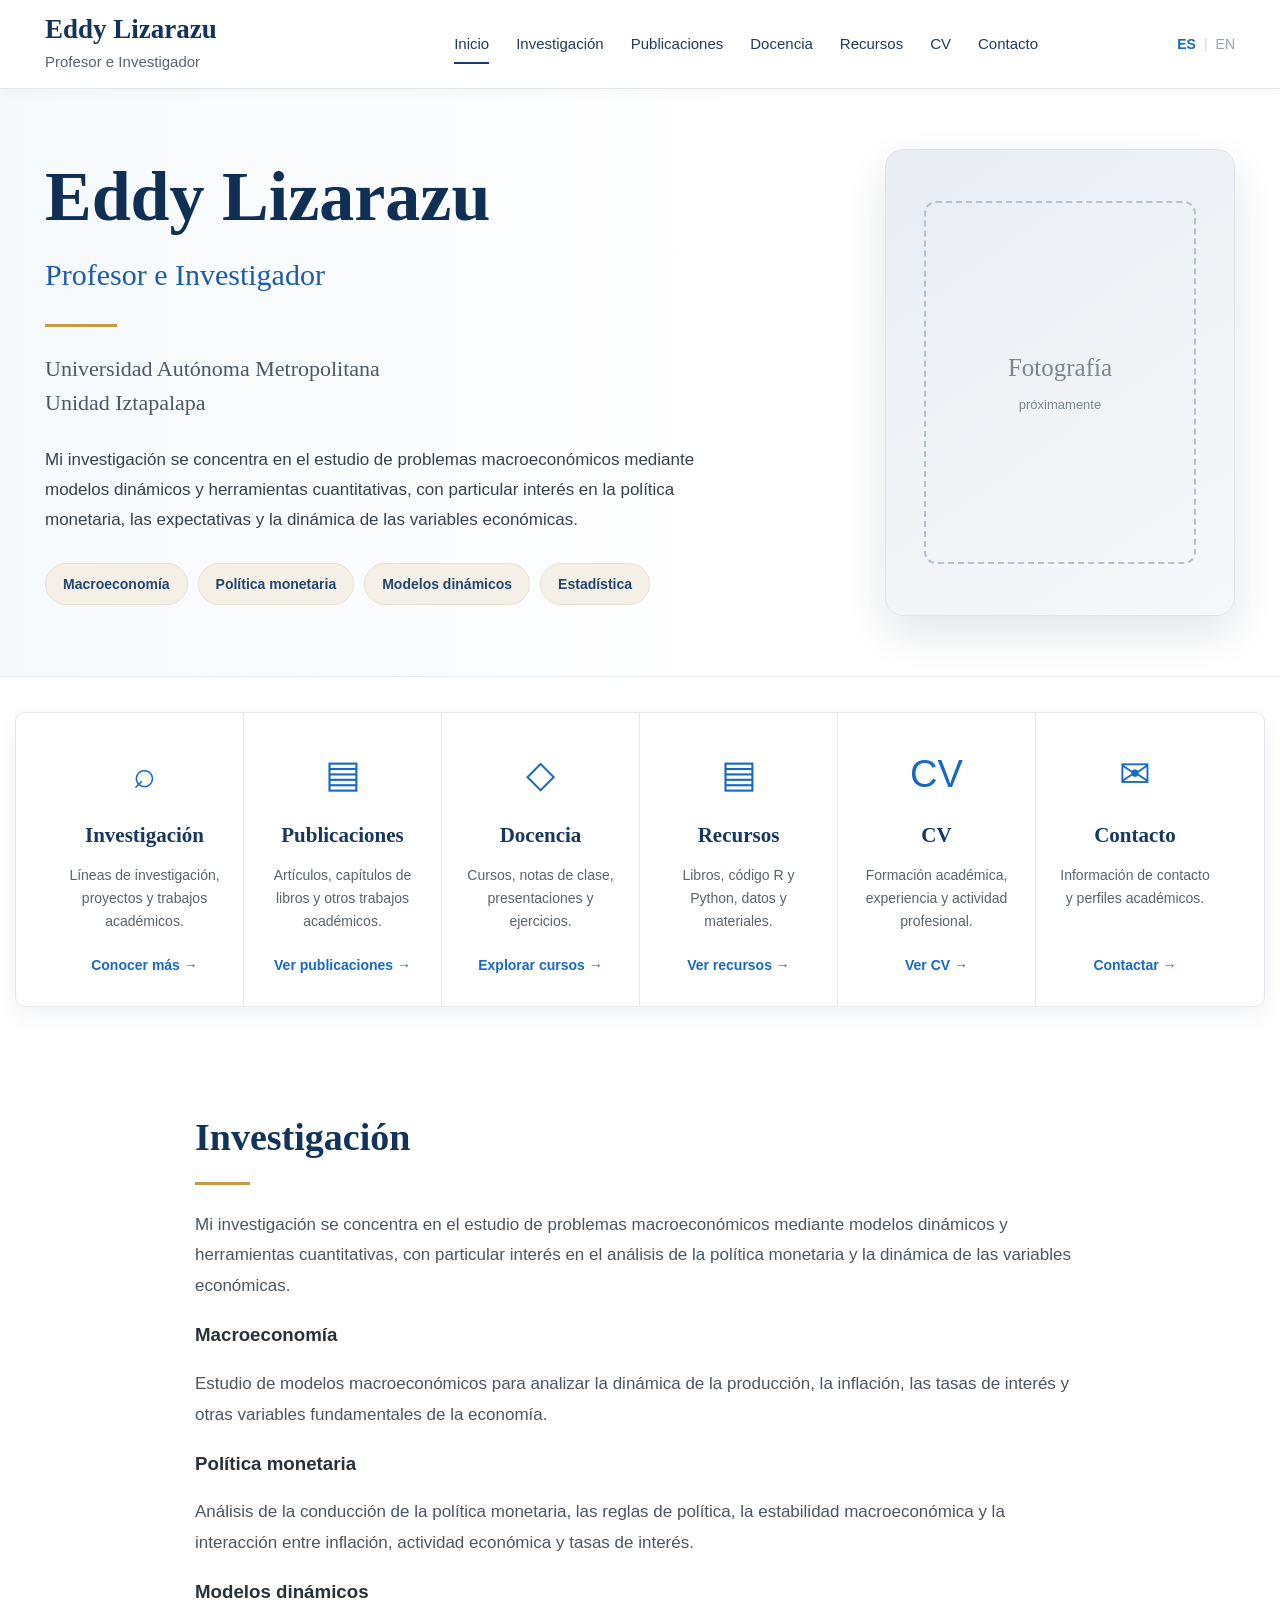
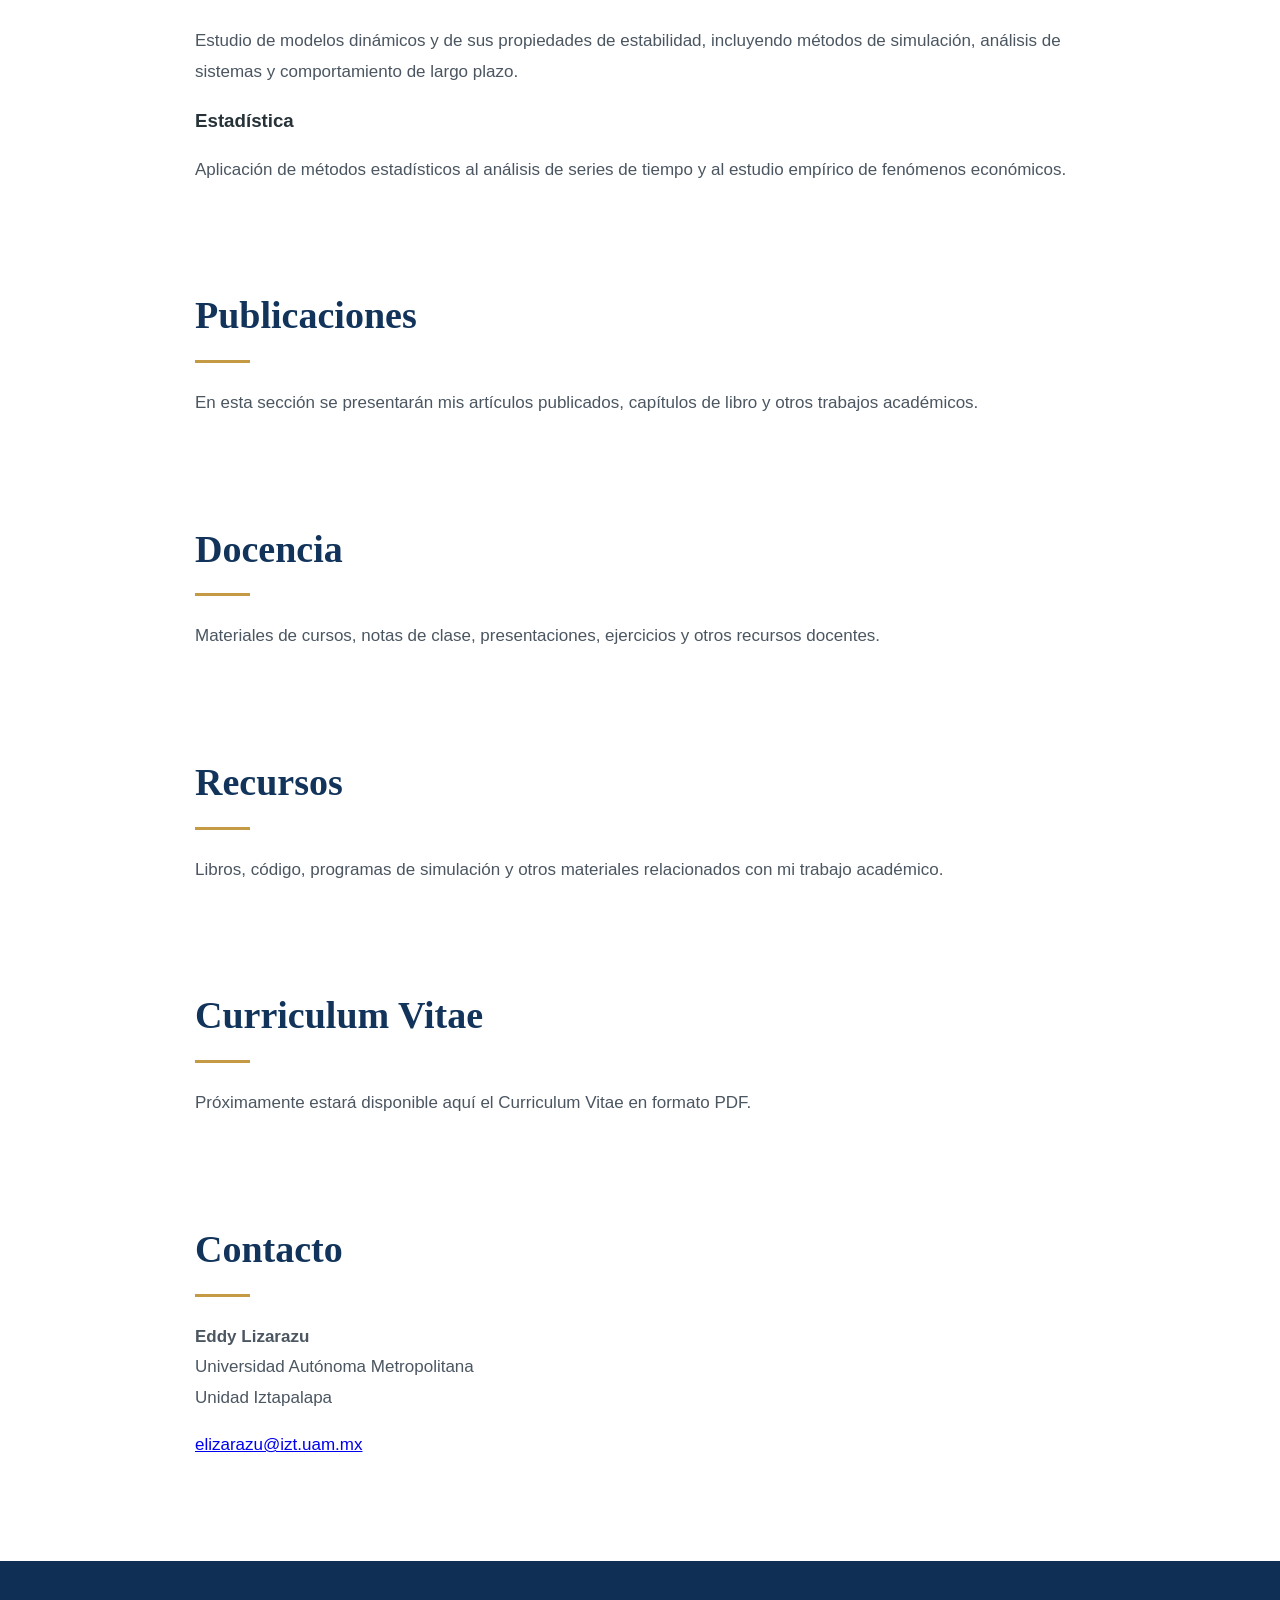
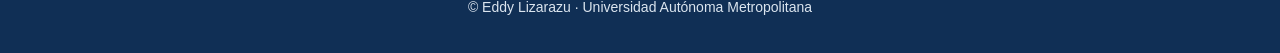
<file: index.html>
<!DOCTYPE html>
<html lang="es">

<head>
    <meta charset="UTF-8">
    <meta name="viewport" content="width=device-width, initial-scale=1.0">

    <title>Eddy Lizarazu | Profesor e Investigador</title>

    <link rel="stylesheet" href="style.css">
    <style>
        /* Corrección del encabezado: fondo opaco y contenido siempre por detrás */
        .site-header {
            position: sticky;
            top: 0;
            z-index: 1000;
            background: #ffffff !important;
            opacity: 1 !important;
        }

        .site-header .header-inner {
            background: #ffffff !important;
        }

        main {
            position: relative;
            z-index: 1;
        }
    </style>
</head>

<body>

    <!-- ======================================================
         ENCABEZADO
         ====================================================== -->

    <header class="site-header">

        <div class="header-inner">

            <div class="identity">
                <a href="index.html" class="site-name">Eddy Lizarazu</a>
                <div class="site-title">Profesor e Investigador</div>
            </div>

            <nav class="main-nav">
                <a href="index.html" class="active">Inicio</a>
                <a href="investigacion.html">Investigación</a>
                <a href="publicaciones.html">Publicaciones</a>
                <a href="index.html#docencia">Docencia</a>
                <a href="index.html#recursos">Recursos</a>
                <a href="index.html#cv">CV</a>
                <a href="index.html#contacto">Contacto</a>
            </nav>

            <div class="language-selector">
                <a href="#" class="selected">ES</a>
                <span>|</span>
                <a href="#">EN</a>
            </div>

        </div>

    </header>


    <!-- ======================================================
         CONTENIDO PRINCIPAL
         ====================================================== -->

    <main>


        <!-- ==================================================
             PRESENTACIÓN
             ================================================== -->

        <section id="inicio" class="hero">

            <div class="hero-content">

                <div class="hero-text">

                    <h1>
                        Eddy Lizarazu
                    </h1>

                    <h2>
                        Profesor e Investigador
                    </h2>

                    <div class="gold-line"></div>

                    <p class="affiliation">
                        Universidad Autónoma Metropolitana<br>
                        Unidad Iztapalapa
                    </p>

                    <p class="introduction">
                        Mi investigación se concentra en el estudio de
                        problemas macroeconómicos mediante modelos dinámicos
                        y herramientas cuantitativas, con particular interés
                        en la política monetaria, las expectativas y la
                        dinámica de las variables económicas.
                    </p>


                    <!-- Líneas de investigación -->

                    <div class="research-tags">

                        <span>
                            Macroeconomía
                        </span>

                        <span>
                            Política monetaria
                        </span>

                        <span>
                            Modelos dinámicos
                        </span>

                        <span>
                            Estadística
                        </span>

                    </div>

                </div>


                <!-- Fotografía provisional -->

                <div class="photo-placeholder">

                    <div class="photo-inner">

                        <span>
                            Fotografía
                        </span>

                        <small>
                            próximamente
                        </small>

                    </div>

                </div>

            </div>

        </section>


        <!-- ==================================================
             ACCESOS PRINCIPALES
             ================================================== -->

        <section class="quick-links">


            <a href="investigacion.html" class="quick-card">

                <div class="icon">
                    ⌕
                </div>

                <h3>
                    Investigación
                </h3>

                <p>
                    Líneas de investigación, proyectos
                    y trabajos académicos.
                </p>

                <span class="card-link">
                    Conocer más →
                </span>

            </a>


            <a href="publicaciones.html" class="quick-card">

                <div class="icon">
                    ▤
                </div>

                <h3>
                    Publicaciones
                </h3>

                <p>
                    Artículos, capítulos de libros
                    y otros trabajos académicos.
                </p>

                <span class="card-link">
                    Ver publicaciones →
                </span>

            </a>


            <a href="#docencia" class="quick-card">

                <div class="icon">
                    ◇
                </div>

                <h3>
                    Docencia
                </h3>

                <p>
                    Cursos, notas de clase,
                    presentaciones y ejercicios.
                </p>

                <span class="card-link">
                    Explorar cursos →
                </span>

            </a>


            <a href="#recursos" class="quick-card">

                <div class="icon">
                    ▤
                </div>

                <h3>
                    Recursos
                </h3>

                <p>
                    Libros, código R y Python,
                    datos y materiales.
                </p>

                <span class="card-link">
                    Ver recursos →
                </span>

            </a>


            <a href="#cv" class="quick-card">

                <div class="icon">
                    CV
                </div>

                <h3>
                    CV
                </h3>

                <p>
                    Formación académica, experiencia
                    y actividad profesional.
                </p>

                <span class="card-link">
                    Ver CV →
                </span>

            </a>


            <a href="#contacto" class="quick-card">

                <div class="icon">
                    ✉
                </div>

                <h3>
                    Contacto
                </h3>

                <p>
                    Información de contacto
                    y perfiles académicos.
                </p>

                <span class="card-link">
                    Contactar →
                </span>

            </a>

        </section>


        <!-- ==================================================
             INVESTIGACIÓN
             ================================================== -->

        <section id="investigacion" class="content-section">

            <h2>
                Investigación
            </h2>

            <p class="section-introduction">
                Mi investigación se concentra en el estudio de
                problemas macroeconómicos mediante modelos dinámicos
                y herramientas cuantitativas, con particular interés
                en el análisis de la política monetaria y la dinámica
                de las variables económicas.
            </p>


            <div class="research-grid">


                <article class="research-item">

                    <h3>
                        Macroeconomía
                    </h3>

                    <p>
                        Estudio de modelos macroeconómicos para analizar
                        la dinámica de la producción, la inflación,
                        las tasas de interés y otras variables
                        fundamentales de la economía.
                    </p>

                </article>


                <article class="research-item">

                    <h3>
                        Política monetaria
                    </h3>

                    <p>
                        Análisis de la conducción de la política monetaria,
                        las reglas de política, la estabilidad
                        macroeconómica y la interacción entre inflación,
                        actividad económica y tasas de interés.
                    </p>

                </article>


                <article class="research-item">

                    <h3>
                        Modelos dinámicos
                    </h3>

                    <p>
                        Estudio de modelos dinámicos y de sus propiedades
                        de estabilidad, incluyendo métodos de simulación,
                        análisis de sistemas y comportamiento de largo plazo.
                    </p>

                </article>


                <article class="research-item">

                    <h3>
                        Estadística
                    </h3>

                    <p>
                        Aplicación de métodos estadísticos al análisis
                        de series de tiempo y al estudio empírico de
                        fenómenos económicos.
                    </p>

                </article>


            </div>

        </section>


        <!-- ==================================================
             PUBLICACIONES
             ================================================== -->

        <section id="publicaciones" class="content-section">

            <h2>
                Publicaciones
            </h2>

            <p>
                En esta sección se presentarán mis artículos publicados,
                capítulos de libro y otros trabajos académicos.
            </p>

        </section>


        <!-- ==================================================
             DOCENCIA
             ================================================== -->

        <section id="docencia" class="content-section">

            <h2>
                Docencia
            </h2>

            <p>
                Materiales de cursos, notas de clase, presentaciones,
                ejercicios y otros recursos docentes.
            </p>

        </section>


        <!-- ==================================================
             RECURSOS
             ================================================== -->

        <section id="recursos" class="content-section">

            <h2>
                Recursos
            </h2>

            <p>
                Libros, código, programas de simulación y otros
                materiales relacionados con mi trabajo académico.
            </p>

        </section>


        <!-- ==================================================
             CURRICULUM VITAE
             ================================================== -->

        <section id="cv" class="content-section">

            <h2>
                Curriculum Vitae
            </h2>

            <p>
                Próximamente estará disponible aquí el Curriculum Vitae
                en formato PDF.
            </p>

        </section>


        <!-- ==================================================
             CONTACTO
             ================================================== -->

        <section id="contacto" class="content-section">

            <h2>
                Contacto
            </h2>

            <p>
                <strong>
                    Eddy Lizarazu
                </strong>
                <br>
                Universidad Autónoma Metropolitana
                <br>
                Unidad Iztapalapa
            </p>

            <p>
                <a href="mailto:elizarazu@izt.uam.mx">
                    elizarazu@izt.uam.mx
                </a>
            </p>

        </section>

    </main>


    <!-- ======================================================
         PIE DE PÁGINA
         ====================================================== -->

    <footer class="site-footer">

        <p>
            © Eddy Lizarazu · Universidad Autónoma Metropolitana
        </p>

    </footer>


</body>
</html>
</file>
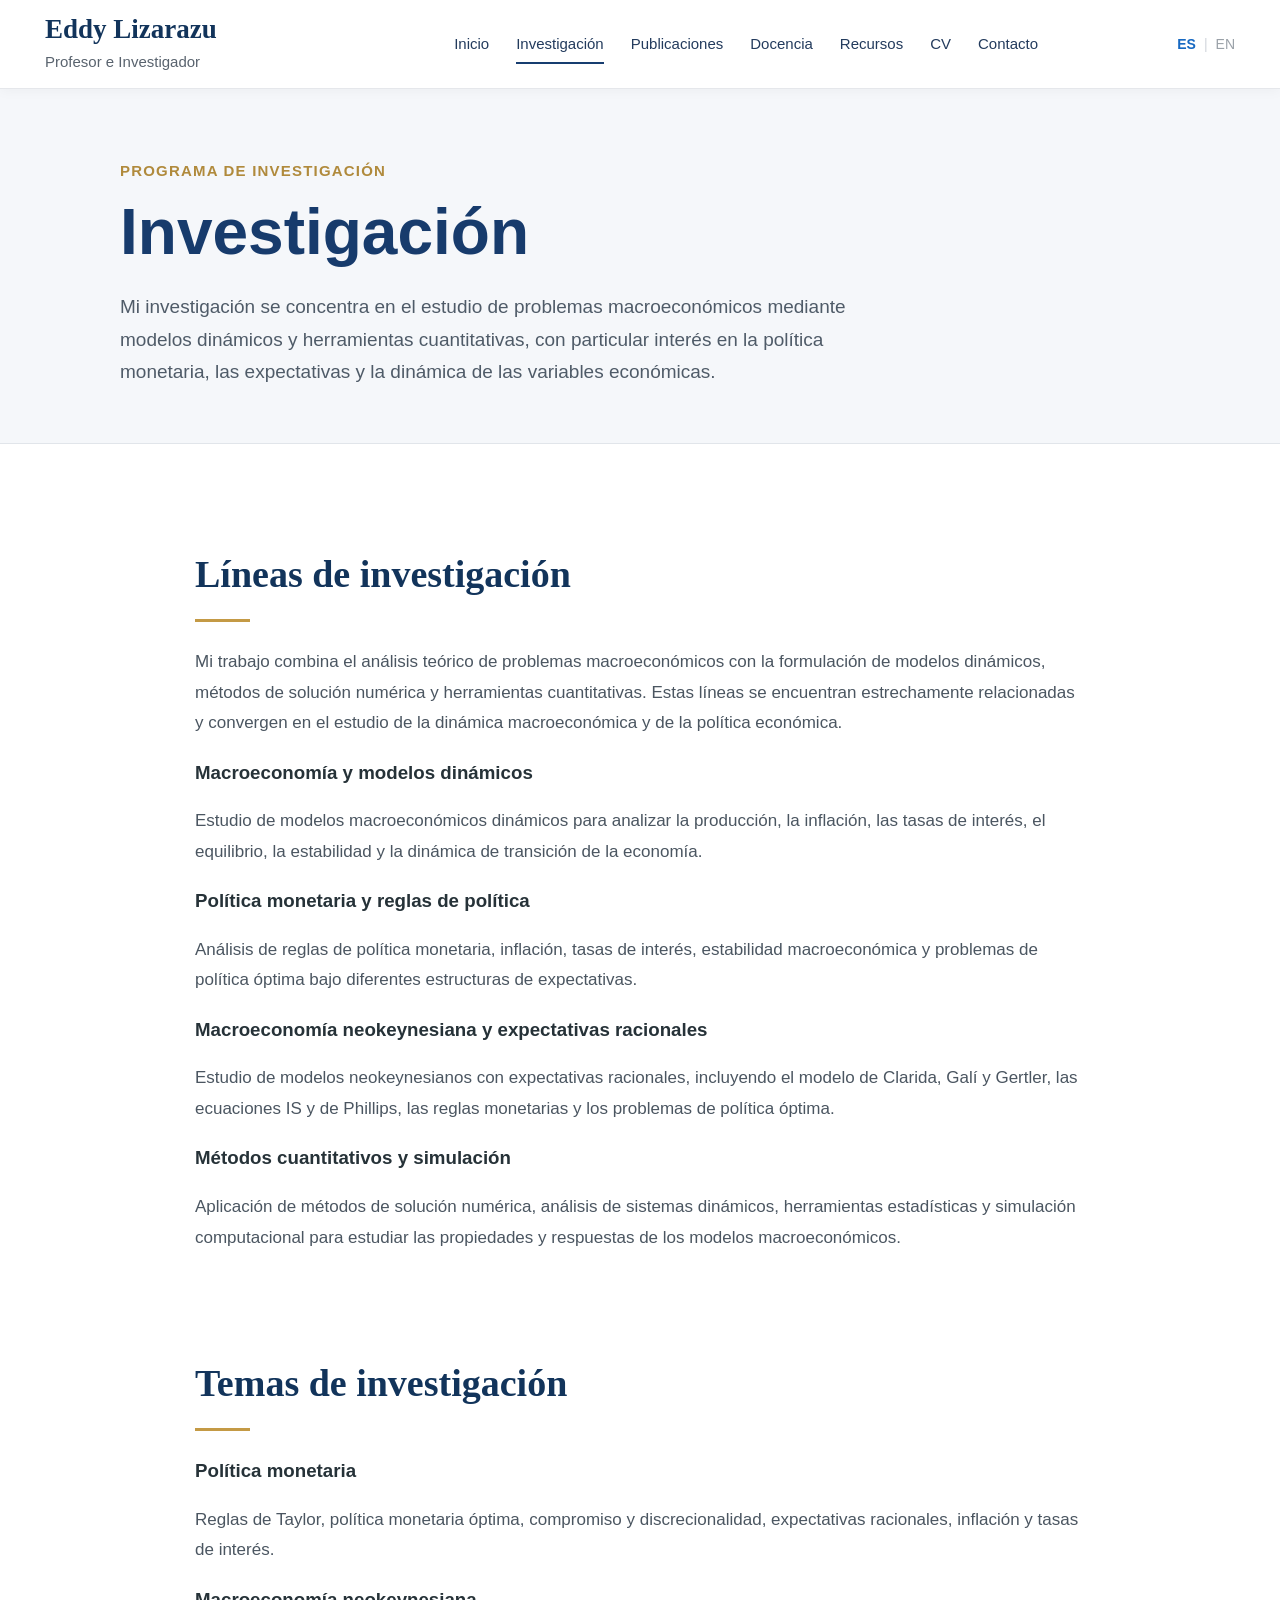
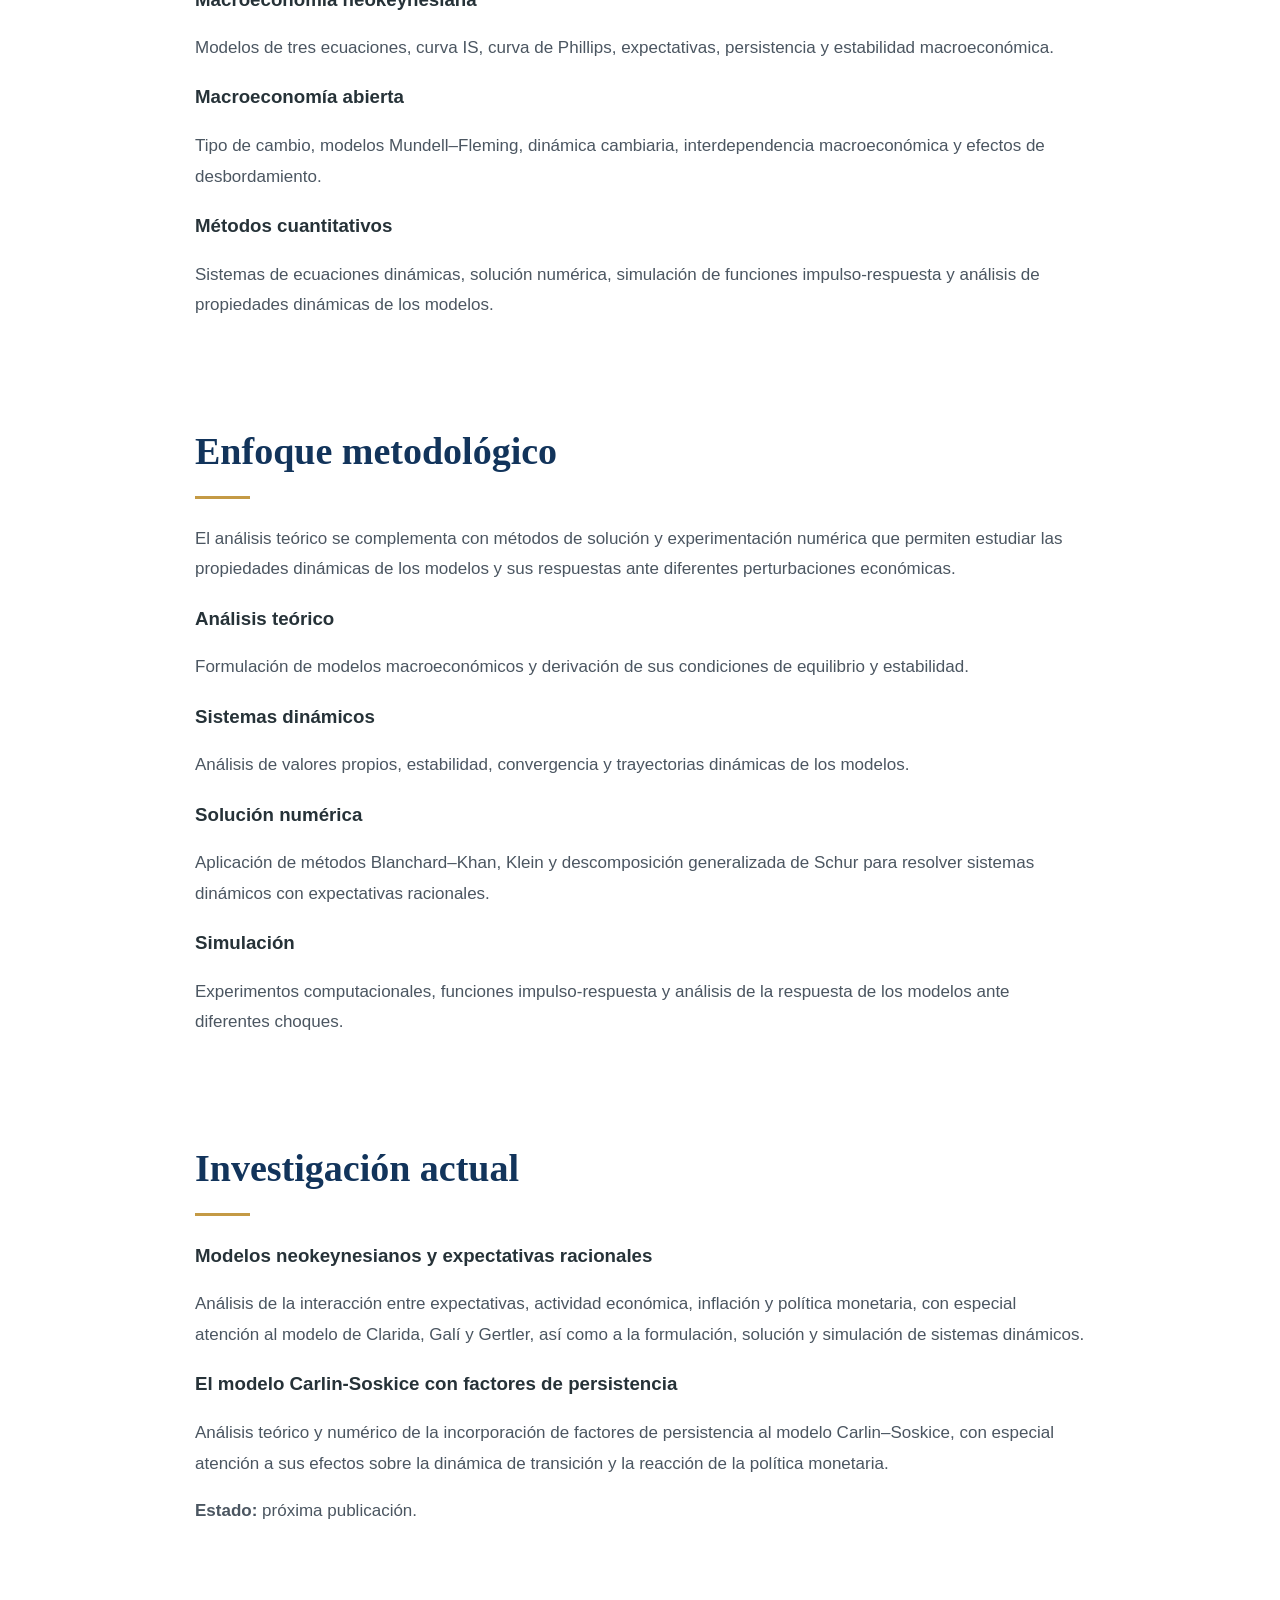
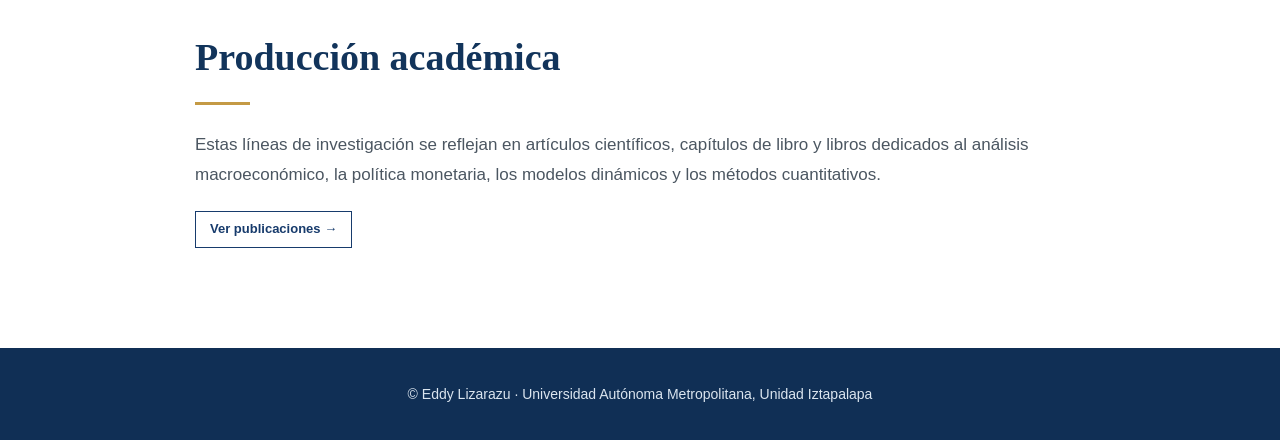
<file: investigacion.html>
<!DOCTYPE html>
<html lang="es">

<head>
    <meta charset="UTF-8">
    <meta name="viewport" content="width=device-width, initial-scale=1.0">
    <title>Investigación | Eddy Lizarazu</title>
    <link rel="stylesheet" href="style.css">
    <style>
        /* Corrección del encabezado: fondo opaco y contenido siempre por detrás */
        .site-header {
            position: sticky;
            top: 0;
            z-index: 1000;
            background: #ffffff !important;
            opacity: 1 !important;
        }

        .site-header .header-inner {
            background: #ffffff !important;
        }

        main {
            position: relative;
            z-index: 1;
        }
    </style>
</head>

<body>

<header class="site-header">
    <div class="header-inner">

        <div class="identity">
            <a href="index.html" class="site-name">Eddy Lizarazu</a>
            <div class="site-title">Profesor e Investigador</div>
        </div>

        <nav class="main-nav">
            <a href="index.html">Inicio</a>
            <a href="investigacion.html" class="active">Investigación</a>
            <a href="publicaciones.html">Publicaciones</a>
            <a href="index.html#docencia">Docencia</a>
            <a href="index.html#recursos">Recursos</a>
            <a href="index.html#cv">CV</a>
            <a href="index.html#contacto">Contacto</a>
        </nav>

        <div class="language-selector">
            <a href="#" class="selected">ES</a>
            <span>|</span>
            <a href="#">EN</a>
        </div>

    </div>
</header>

<main>

    <section class="publications-hero">
        <div class="container">
            <p class="section-kicker">Programa de investigación</p>
            <h1>Investigación</h1>
            <p class="publications-intro">
                Mi investigación se concentra en el estudio de problemas
                macroeconómicos mediante modelos dinámicos y herramientas
                cuantitativas, con particular interés en la política
                monetaria, las expectativas y la dinámica de las variables
                económicas.
            </p>
        </div>
    </section>

    <section class="content-section">
        <h2>Líneas de investigación</h2>

        <p class="section-introduction">
            Mi trabajo combina el análisis teórico de problemas
            macroeconómicos con la formulación de modelos dinámicos,
            métodos de solución numérica y herramientas cuantitativas.
            Estas líneas se encuentran estrechamente relacionadas y
            convergen en el estudio de la dinámica macroeconómica y
            de la política económica.
        </p>

        <div class="research-grid">

            <article class="research-item">
                <h3>Macroeconomía y modelos dinámicos</h3>
                <p>
                    Estudio de modelos macroeconómicos dinámicos para
                    analizar la producción, la inflación, las tasas de
                    interés, el equilibrio, la estabilidad y la dinámica
                    de transición de la economía.
                </p>
            </article>

            <article class="research-item">
                <h3>Política monetaria y reglas de política</h3>
                <p>
                    Análisis de reglas de política monetaria, inflación,
                    tasas de interés, estabilidad macroeconómica y
                    problemas de política óptima bajo diferentes
                    estructuras de expectativas.
                </p>
            </article>

            <article class="research-item">
                <h3>Macroeconomía neokeynesiana y expectativas racionales</h3>
                <p>
                    Estudio de modelos neokeynesianos con expectativas
                    racionales, incluyendo el modelo de Clarida, Galí y
                    Gertler, las ecuaciones IS y de Phillips, las reglas
                    monetarias y los problemas de política óptima.
                </p>
            </article>

            <article class="research-item">
                <h3>Métodos cuantitativos y simulación</h3>
                <p>
                    Aplicación de métodos de solución numérica, análisis
                    de sistemas dinámicos, herramientas estadísticas y
                    simulación computacional para estudiar las propiedades
                    y respuestas de los modelos macroeconómicos.
                </p>
            </article>

        </div>
    </section>

    <section class="content-section">
        <h2>Temas de investigación</h2>

        <div class="research-grid">

            <article class="research-item">
                <h3>Política monetaria</h3>
                <p>
                    Reglas de Taylor, política monetaria óptima,
                    compromiso y discrecionalidad, expectativas
                    racionales, inflación y tasas de interés.
                </p>
            </article>

            <article class="research-item">
                <h3>Macroeconomía neokeynesiana</h3>
                <p>
                    Modelos de tres ecuaciones, curva IS, curva de
                    Phillips, expectativas, persistencia y estabilidad
                    macroeconómica.
                </p>
            </article>

            <article class="research-item">
                <h3>Macroeconomía abierta</h3>
                <p>
                    Tipo de cambio, modelos Mundell–Fleming, dinámica
                    cambiaria, interdependencia macroeconómica y
                    efectos de desbordamiento.
                </p>
            </article>

            <article class="research-item">
                <h3>Métodos cuantitativos</h3>
                <p>
                    Sistemas de ecuaciones dinámicas, solución numérica,
                    simulación de funciones impulso-respuesta y análisis
                    de propiedades dinámicas de los modelos.
                </p>
            </article>

        </div>
    </section>

    <section class="content-section">
        <h2>Enfoque metodológico</h2>

        <p class="section-introduction">
            El análisis teórico se complementa con métodos de solución
            y experimentación numérica que permiten estudiar las
            propiedades dinámicas de los modelos y sus respuestas
            ante diferentes perturbaciones económicas.
        </p>

        <div class="research-grid">

            <article class="research-item">
                <h3>Análisis teórico</h3>
                <p>
                    Formulación de modelos macroeconómicos y derivación
                    de sus condiciones de equilibrio y estabilidad.
                </p>
            </article>

            <article class="research-item">
                <h3>Sistemas dinámicos</h3>
                <p>
                    Análisis de valores propios, estabilidad, convergencia
                    y trayectorias dinámicas de los modelos.
                </p>
            </article>

            <article class="research-item">
                <h3>Solución numérica</h3>
                <p>
                    Aplicación de métodos Blanchard–Khan, Klein y
                    descomposición generalizada de Schur para resolver
                    sistemas dinámicos con expectativas racionales.
                </p>
            </article>

            <article class="research-item">
                <h3>Simulación</h3>
                <p>
                    Experimentos computacionales, funciones
                    impulso-respuesta y análisis de la respuesta de
                    los modelos ante diferentes choques.
                </p>
            </article>

        </div>
    </section>

    <section class="content-section">
        <h2>Investigación actual</h2>

        <article class="research-item">
            <h3>
                Modelos neokeynesianos y expectativas racionales
            </h3>

            <p>
                Análisis de la interacción entre expectativas, actividad
                económica, inflación y política monetaria, con especial
                atención al modelo de Clarida, Galí y Gertler, así como a
                la formulación, solución y simulación de sistemas dinámicos.
            </p>
        </article>


        <article class="research-item">
            <h3>
                El modelo Carlin-Soskice con factores de persistencia
            </h3>

            <p>
                Análisis teórico y numérico de la incorporación de
                factores de persistencia al modelo Carlin–Soskice,
                con especial atención a sus efectos sobre la dinámica
                de transición y la reacción de la política monetaria.
            </p>

            <p>
                <strong>Estado:</strong> próxima publicación.
            </p>

        </article>
    </section>

    <section class="content-section">
        <h2>Producción académica</h2>

        <p>
            Estas líneas de investigación se reflejan en artículos
            científicos, capítulos de libro y libros dedicados al
            análisis macroeconómico, la política monetaria, los modelos
            dinámicos y los métodos cuantitativos.
        </p>

        <div class="publication-links">
            <a href="publicaciones.html">Ver publicaciones →</a>
        </div>
    </section>

</main>

<footer class="site-footer">
    <div class="container">
        <p>
            © Eddy Lizarazu · Universidad Autónoma Metropolitana,
            Unidad Iztapalapa
        </p>
    </div>
</footer>

</body>
</html>
</file>
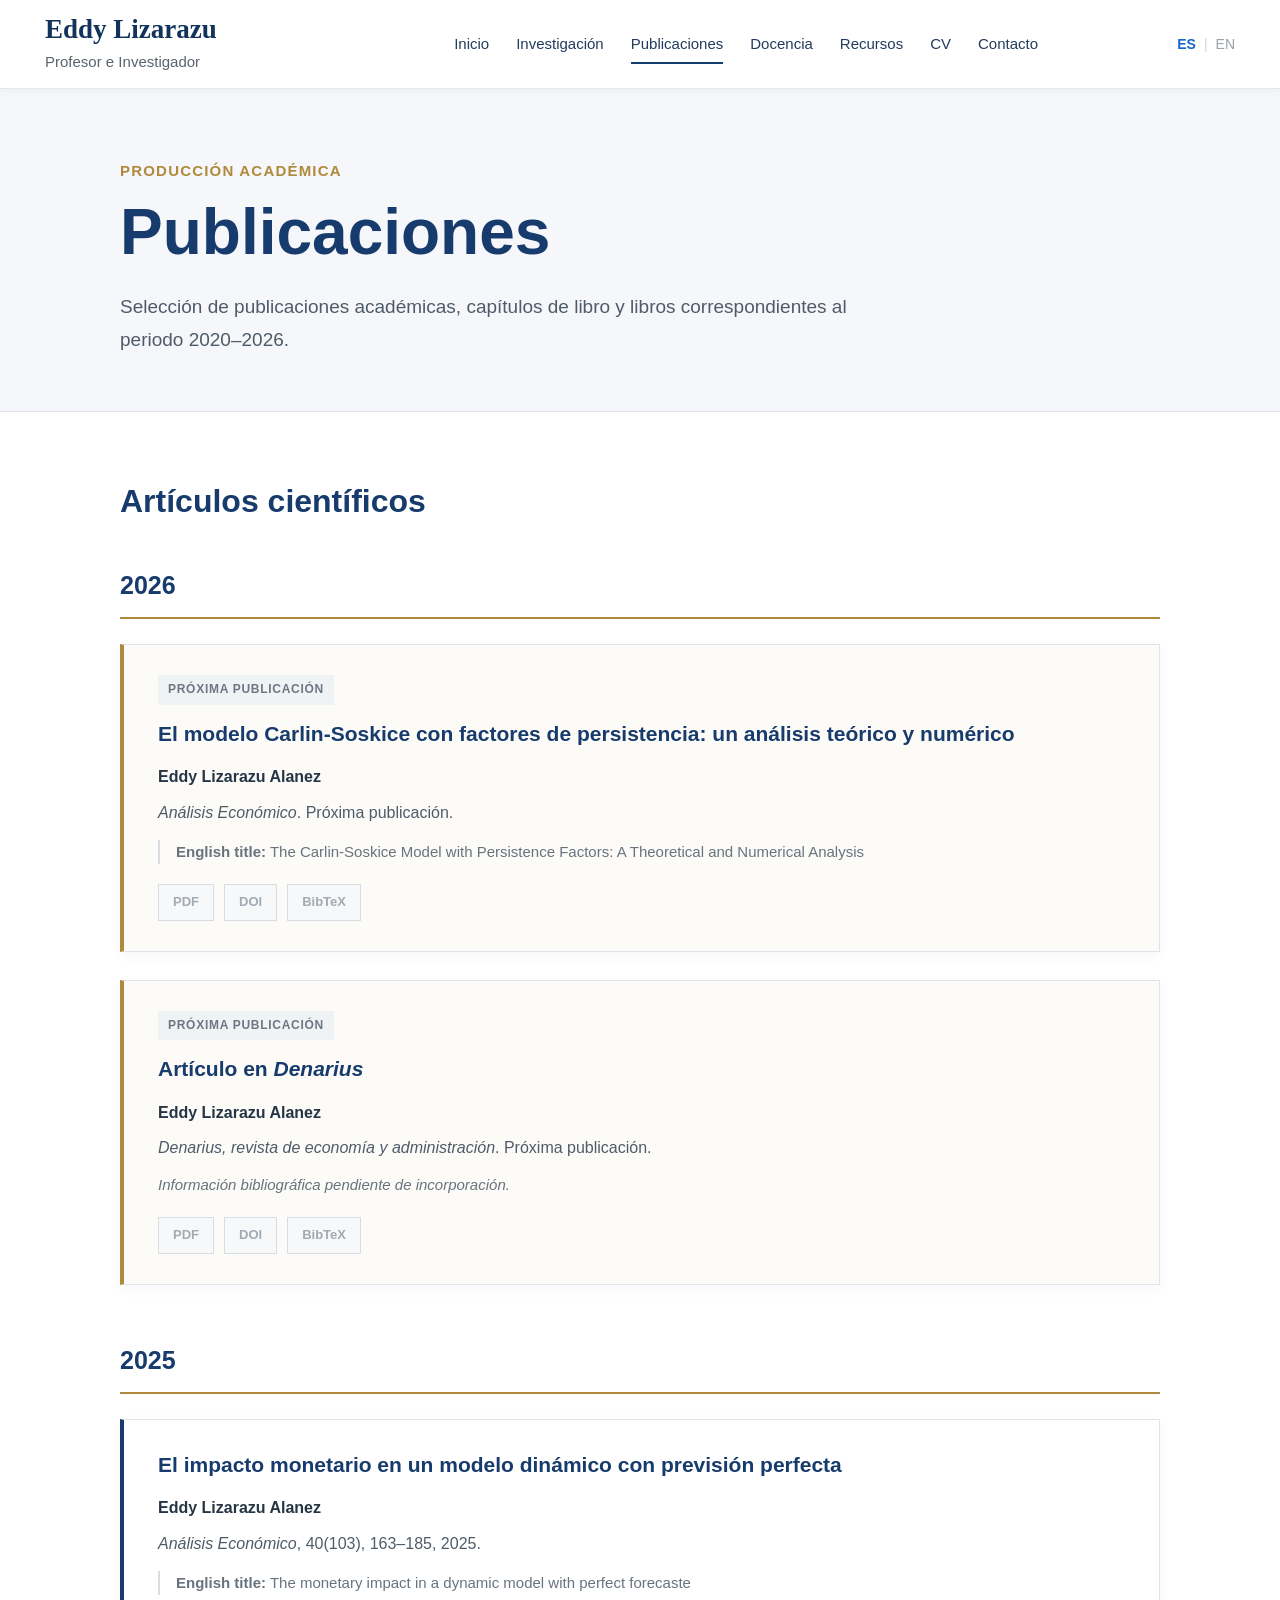
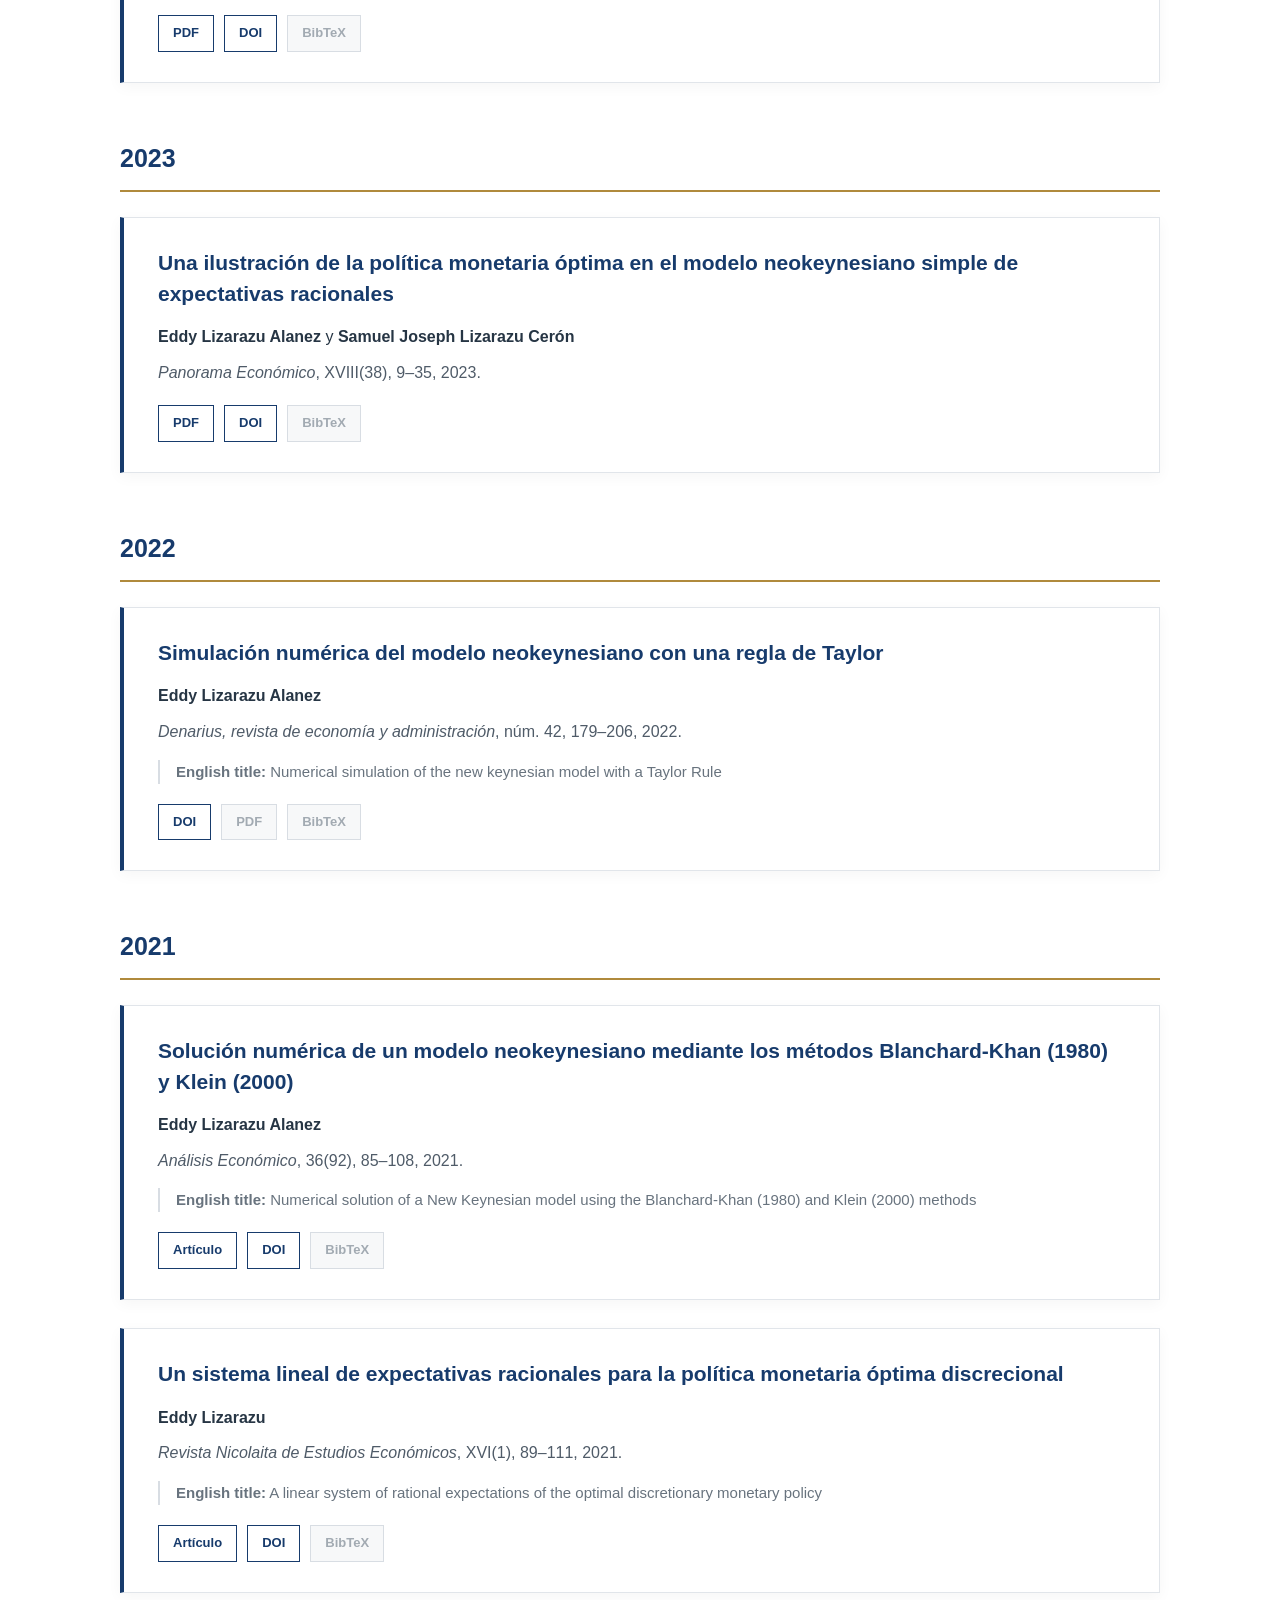
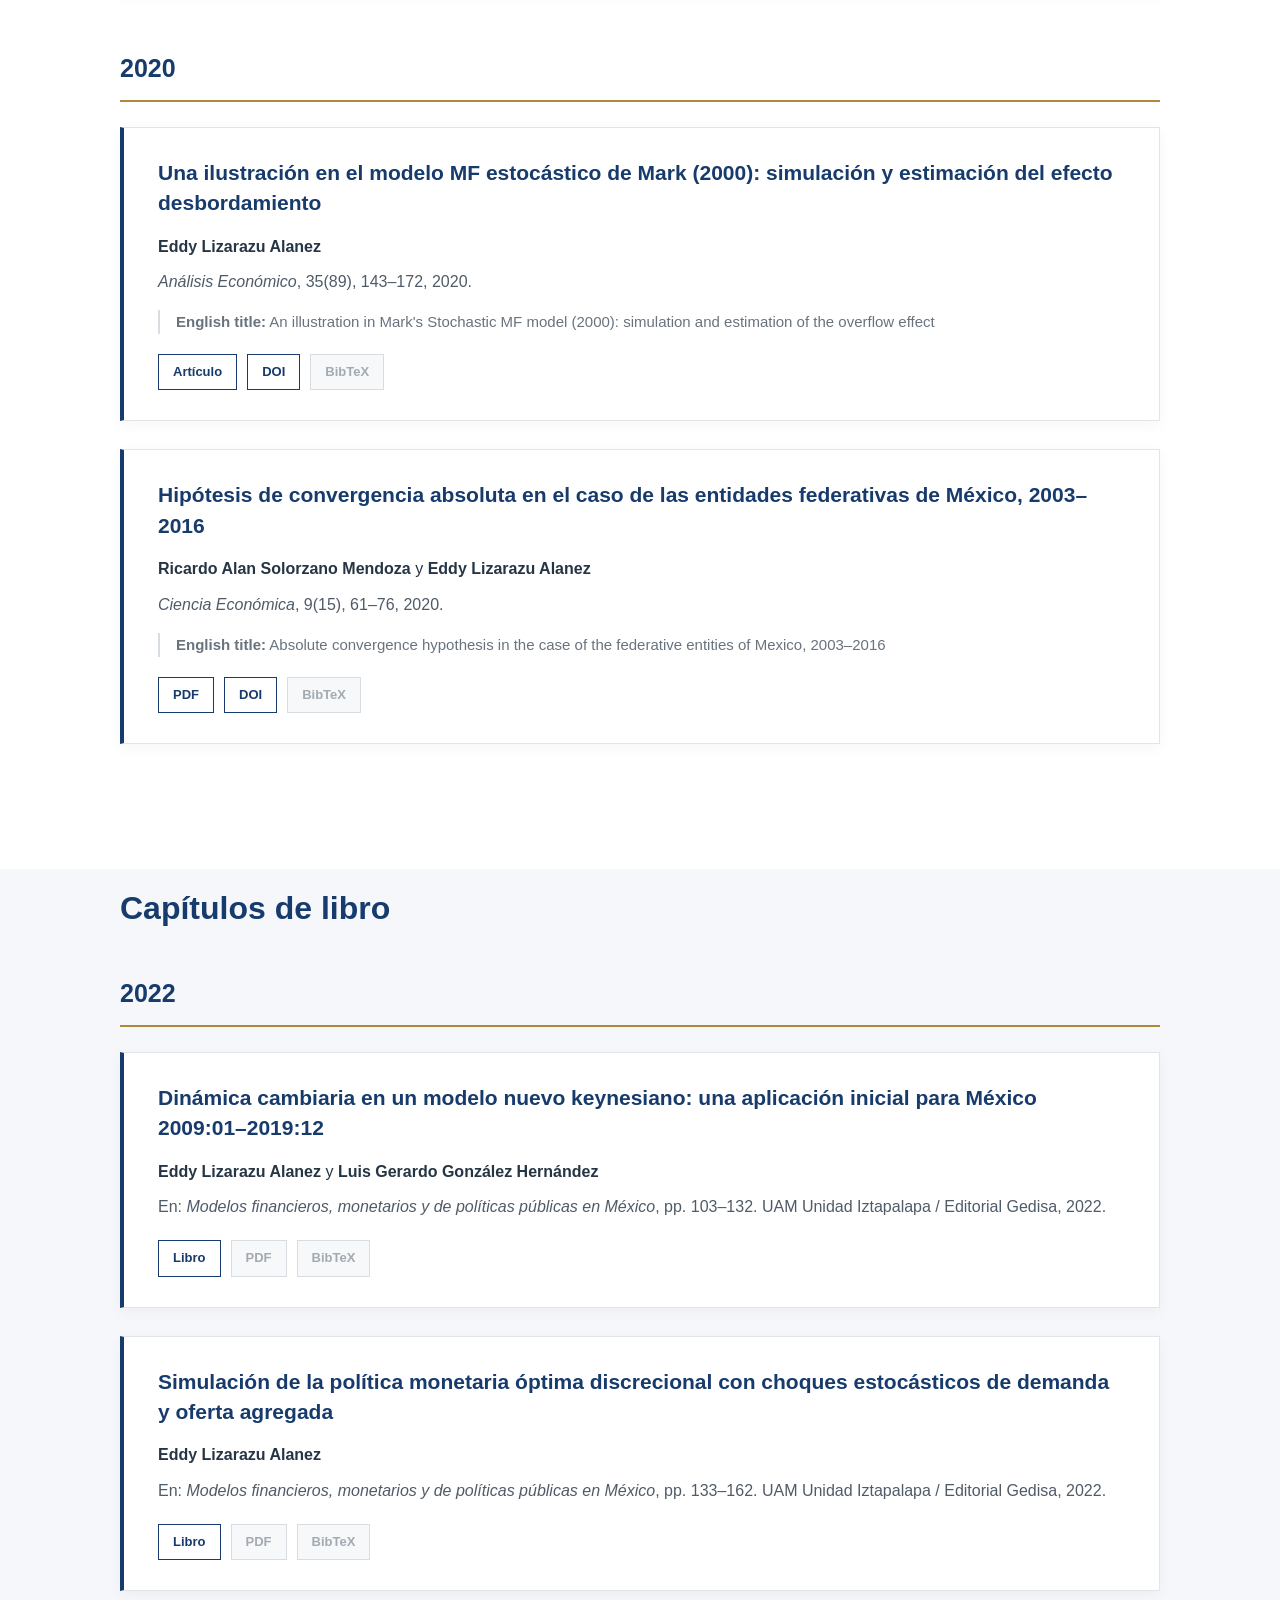
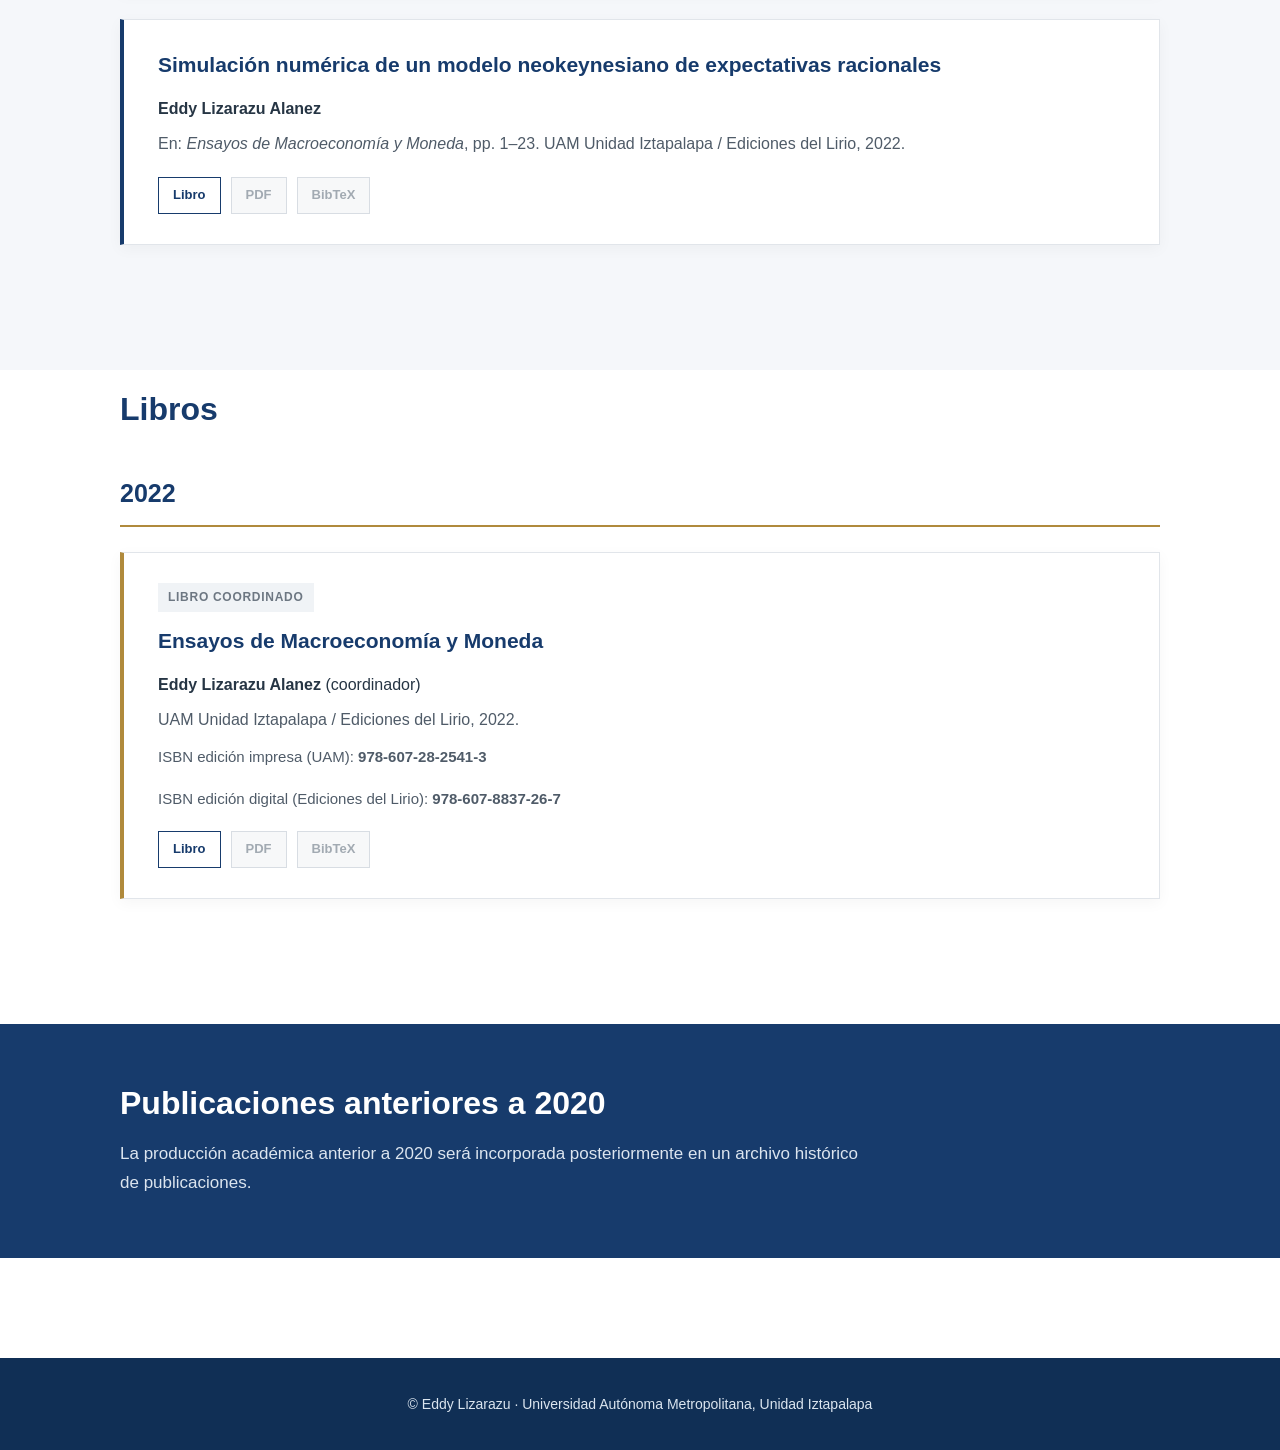
<file: publicaciones.html>
<!DOCTYPE html>
<html lang="es">
<head>
    <meta charset="UTF-8">
    <meta name="viewport" content="width=device-width, initial-scale=1.0">
    <title>Publicaciones | Eddy Lizarazu</title>
    <link rel="stylesheet" href="style.css">
    <style>
        /* Corrección del encabezado: fondo opaco y contenido siempre por detrás */
        .site-header {
            position: sticky;
            top: 0;
            z-index: 1000;
            background: #ffffff !important;
            opacity: 1 !important;
        }

        .site-header .header-inner {
            background: #ffffff !important;
        }

        main {
            position: relative;
            z-index: 1;
        }
    </style>
</head>

<body>

<header class="site-header">

    <div class="header-inner">

        <div class="identity">

            <a href="index.html" class="site-name">
                Eddy Lizarazu
            </a>

            <div class="site-title">
                Profesor e Investigador
            </div>

        </div>


        <!-- Navegación principal -->

        <nav class="main-nav">

            <a href="index.html">
                Inicio
            </a>

            <a href="investigacion.html">
                Investigación
            </a>

            <a href="publicaciones.html" class="active">
                Publicaciones
            </a>

            <a href="index.html#docencia">
                Docencia
            </a>

            <a href="index.html#recursos">
                Recursos
            </a>

            <a href="index.html#cv">
                CV
            </a>

            <a href="index.html#contacto">
                Contacto
            </a>

        </nav>


        <!-- Idiomas -->

        <div class="language-selector">

            <a href="#" class="selected">
                ES
            </a>

            <span>|</span>

            <a href="#">
                EN
            </a>

        </div>

    </div>

</header>


<main>

    <section class="publications-hero">
        <div class="container">

            <p class="section-kicker">Producción académica</p>

            <h1>Publicaciones</h1>

            <p class="publications-intro">
                Selección de publicaciones académicas, capítulos de libro y
                libros correspondientes al periodo 2020–2026.
            </p>

        </div>
    </section>


    <!-- =====================================================
         ARTÍCULOS CIENTÍFICOS
         ===================================================== -->

    <section class="publications-section">
        <div class="container">

            <h2>Artículos científicos</h2>


            <!-- 2026 -->

            <div class="publication-year">
                <h3>2026</h3>

                <article class="publication-item forthcoming">

                    <div class="publication-type">
                        Próxima publicación
                    </div>

                    <h4>
                        El modelo Carlin-Soskice con factores de persistencia:
                        un análisis teórico y numérico
                    </h4>

                    <p class="publication-authors">
                        <strong>Eddy Lizarazu Alanez</strong>
                    </p>

                    <p class="publication-details">
                        <em>Análisis Económico</em>. Próxima publicación.
                    </p>

                    <p class="publication-english">
                        <strong>English title:</strong>
                        The Carlin-Soskice Model with Persistence Factors:
                        A Theoretical and Numerical Analysis
                    </p>

                    <div class="publication-links">
                        <span class="link-disabled">PDF</span>
                        <span class="link-disabled">DOI</span>
                        <span class="link-disabled">BibTeX</span>
                    </div>

                </article>


                <article class="publication-item forthcoming">

                    <div class="publication-type">
                        Próxima publicación
                    </div>

                    <h4>
                        Artículo en <em>Denarius</em>
                    </h4>

                    <p class="publication-authors">
                        <strong>Eddy Lizarazu Alanez</strong>
                    </p>

                    <p class="publication-details">
                        <em>Denarius, revista de economía y administración</em>.
                        Próxima publicación.
                    </p>

                    <p class="publication-note">
                        Información bibliográfica pendiente de incorporación.
                    </p>

                    <div class="publication-links">
                        <span class="link-disabled">PDF</span>
                        <span class="link-disabled">DOI</span>
                        <span class="link-disabled">BibTeX</span>
                    </div>

                </article>

            </div>


            <!-- 2025 -->

            <div class="publication-year">
                <h3>2025</h3>

                <article class="publication-item">

                    <h4>
                        El impacto monetario en un modelo dinámico con
                        previsión perfecta
                    </h4>

                    <p class="publication-authors">
                        <strong>Eddy Lizarazu Alanez</strong>
                    </p>

                    <p class="publication-details">
                        <em>Análisis Económico</em>,
                        40(103), 163–185, 2025.
                    </p>

                    <p class="publication-english">
                        <strong>English title:</strong>
                        The monetary impact in a dynamic model with perfect
                        forecaste
                    </p>

                    <div class="publication-links">
                        <a href="https://www.scielo.org.mx/pdf/ane/v40n103/2448-6655-ane-40-103-163.pdf"
                           target="_blank" rel="noopener">
                            PDF
                        </a>

                        <a href="https://doi.org/10.24275/uam/azc/dcsh/ae/2025v40n103/Lizarazu"
                           target="_blank" rel="noopener">
                            DOI
                        </a>

                        <span class="link-disabled">BibTeX</span>
                    </div>

                </article>

            </div>


            <!-- 2023 -->

            <div class="publication-year">
                <h3>2023</h3>

                <article class="publication-item">

                    <h4>
                        Una ilustración de la política monetaria óptima
                        en el modelo neokeynesiano simple de expectativas
                        racionales
                    </h4>

                    <p class="publication-authors">
                        <strong>Eddy Lizarazu Alanez</strong>
                        y
                        <strong>Samuel Joseph Lizarazu Cerón</strong>
                    </p>

                    <p class="publication-details">
                        <em>Panorama Económico</em>,
                        XVIII(38), 9–35, 2023.
                    </p>

                    <div class="publication-links">

                        <a href="https://www.revistapanoramaeconomico.mx/index.php/PE/article/download/106/217"
                           target="_blank" rel="noopener">
                            PDF
                        </a>

                        <a href="https://doi.org/10.29201/pe-ipn.v18i38.106"
                           target="_blank" rel="noopener">
                            DOI
                        </a>

                        <span class="link-disabled">BibTeX</span>

                    </div>

                </article>

            </div>


            <!-- 2022 -->

            <div class="publication-year">
                <h3>2022</h3>

                <article class="publication-item">

                    <h4>
                        Simulación numérica del modelo neokeynesiano
                        con una regla de Taylor
                    </h4>

                    <p class="publication-authors">
                        <strong>Eddy Lizarazu Alanez</strong>
                    </p>

                    <p class="publication-details">
                        <em>Denarius, revista de economía y administración</em>,
                        núm. 42, 179–206, 2022.
                    </p>

                    <p class="publication-english">
                        <strong>English title:</strong>
                        Numerical simulation of the new keynesian model
                        with a Taylor Rule
                    </p>

                    <div class="publication-links">

                        <a href="https://doi.org/10.24275/uam/izt/dcsh/denarius/v2022n42/Lizarazu"
                           target="_blank" rel="noopener">
                            DOI
                        </a>

                        <span class="link-disabled">PDF</span>
                        <span class="link-disabled">BibTeX</span>

                    </div>

                </article>

            </div>


            <!-- 2021 -->

            <div class="publication-year">
                <h3>2021</h3>

                <article class="publication-item">

                    <h4>
                        Solución numérica de un modelo neokeynesiano
                        mediante los métodos Blanchard-Khan (1980)
                        y Klein (2000)
                    </h4>

                    <p class="publication-authors">
                        <strong>Eddy Lizarazu Alanez</strong>
                    </p>

                    <p class="publication-details">
                        <em>Análisis Económico</em>,
                        36(92), 85–108, 2021.
                    </p>

                    <p class="publication-english">
                        <strong>English title:</strong>
                        Numerical solution of a New Keynesian model using
                        the Blanchard-Khan (1980) and Klein (2000) methods
                    </p>

                    <div class="publication-links">

                        <a href="https://www.scielo.org.mx/scielo.php?pid=S2448-66552021000200085&script=sci_arttext"
                           target="_blank" rel="noopener">
                            Artículo
                        </a>

                        <a href="https://doi.org/10.24275/uam/azc/dcsh/ae/2021v36n92/Lizarazu"
                           target="_blank" rel="noopener">
                            DOI
                        </a>

                        <span class="link-disabled">BibTeX</span>

                    </div>

                </article>


                <article class="publication-item">

                    <h4>
                        Un sistema lineal de expectativas racionales
                        para la política monetaria óptima discrecional
                    </h4>

                    <p class="publication-authors">
                        <strong>Eddy Lizarazu</strong>
                    </p>

                    <p class="publication-details">
                        <em>Revista Nicolaita de Estudios Económicos</em>,
                        XVI(1), 89–111, 2021.
                    </p>

                    <p class="publication-english">
                        <strong>English title:</strong>
                        A linear system of rational expectations of the
                        optimal discretionary monetary policy
                    </p>

                    <div class="publication-links">

                        <a href="https://rnee.umich.mx/index.php/rnee/article/view/266"
                           target="_blank" rel="noopener">
                            Artículo
                        </a>

                        <a href="https://doi.org/10.33110/rnee.v16i1.323"
                           target="_blank" rel="noopener">
                            DOI
                        </a>

                        <span class="link-disabled">BibTeX</span>

                    </div>

                </article>

            </div>


            <!-- 2020 -->

            <div class="publication-year">
                <h3>2020</h3>

                <article class="publication-item">

                    <h4>
                        Una ilustración en el modelo MF estocástico de
                        Mark (2000): simulación y estimación del efecto
                        desbordamiento
                    </h4>

                    <p class="publication-authors">
                        <strong>Eddy Lizarazu Alanez</strong>
                    </p>

                    <p class="publication-details">
                        <em>Análisis Económico</em>,
                        35(89), 143–172, 2020.
                    </p>

                    <p class="publication-english">
                        <strong>English title:</strong>
                        An illustration in Mark's Stochastic MF model
                        (2000): simulation and estimation of the overflow effect
                    </p>

                    <div class="publication-links">

                        <a href="https://analisiseconomico.azc.uam.mx/index.php/rae/article/view/485"
                           target="_blank" rel="noopener">
                            Artículo
                        </a>

                        <a href="https://doi.org/10.24275/uam/azc/dcsh/ae/2020v35n89/Lizarazu"
                           target="_blank" rel="noopener">
                            DOI
                        </a>

                        <span class="link-disabled">BibTeX</span>

                    </div>

                </article>


                <article class="publication-item">

                    <h4>
                        Hipótesis de convergencia absoluta en el caso de
                        las entidades federativas de México, 2003–2016
                    </h4>

                    <p class="publication-authors">
                        <strong>Ricardo Alan Solorzano Mendoza</strong>
                        y
                        <strong>Eddy Lizarazu Alanez</strong>
                    </p>

                    <p class="publication-details">
                        <em>Ciencia Económica</em>,
                        9(15), 61–76, 2020.
                    </p>

                    <p class="publication-english">
                        <strong>English title:</strong>
                        Absolute convergence hypothesis in the case of
                        the federative entities of Mexico, 2003–2016
                    </p>

                    <div class="publication-links">

                        <a href="https://www.economia.unam.mx/cienciaeco/pdfs/num15/05_SOLORZANO-LIZARAZU_9_15.pdf"
                           target="_blank" rel="noopener">
                            PDF
                        </a>

                        <a href="https://doi.org/10.22201/fe.24484962e.2020.9.15.4"
                           target="_blank" rel="noopener">
                            DOI
                        </a>

                        <span class="link-disabled">BibTeX</span>

                    </div>

                </article>

            </div>

        </div>
    </section>


    <!-- =====================================================
         CAPÍTULOS DE LIBRO
         ===================================================== -->

    <section class="publications-section publications-alt">
        <div class="container">

            <h2>Capítulos de libro</h2>

            <div class="publication-year">
                <h3>2022</h3>


                <article class="publication-item">

                    <h4>
                        Dinámica cambiaria en un modelo nuevo keynesiano:
                        una aplicación inicial para México 2009:01–2019:12
                    </h4>

                    <p class="publication-authors">
                        <strong>Eddy Lizarazu Alanez</strong>
                        y
                        <strong>Luis Gerardo González Hernández</strong>
                    </p>

                    <p class="publication-details">
                        En: <em>Modelos financieros, monetarios y de políticas
                        públicas en México</em>, pp. 103–132.
                        UAM Unidad Iztapalapa / Editorial Gedisa, 2022.
                    </p>

                    <div class="publication-links">

                        <a href="https://casadelibrosabiertos.uam.mx/gpd-modelos-financieros-monetarios-y-de-politicas-publicas-en-mexico.html"
                           target="_blank" rel="noopener">
                            Libro
                        </a>

                        <span class="link-disabled">PDF</span>
                        <span class="link-disabled">BibTeX</span>

                    </div>

                </article>


                <article class="publication-item">

                    <h4>
                        Simulación de la política monetaria óptima
                        discrecional con choques estocásticos de demanda
                        y oferta agregada
                    </h4>

                    <p class="publication-authors">
                        <strong>Eddy Lizarazu Alanez</strong>
                    </p>

                    <p class="publication-details">
                        En: <em>Modelos financieros, monetarios y de políticas
                        públicas en México</em>, pp. 133–162.
                        UAM Unidad Iztapalapa / Editorial Gedisa, 2022.
                    </p>

                    <div class="publication-links">

                        <a href="https://casadelibrosabiertos.uam.mx/gpd-modelos-financieros-monetarios-y-de-politicas-publicas-en-mexico.html"
                           target="_blank" rel="noopener">
                            Libro
                        </a>

                        <span class="link-disabled">PDF</span>
                        <span class="link-disabled">BibTeX</span>

                    </div>

                </article>


                <article class="publication-item">

                    <h4>
                        Simulación numérica de un modelo neokeynesiano
                        de expectativas racionales
                    </h4>

                    <p class="publication-authors">
                        <strong>Eddy Lizarazu Alanez</strong>
                    </p>

                    <p class="publication-details">
                        En: <em>Ensayos de Macroeconomía y Moneda</em>,
                        pp. 1–23.
                        UAM Unidad Iztapalapa / Ediciones del Lirio, 2022.
                    </p>

                    <div class="publication-links">

                        <a href="https://www.researchgate.net/publication/360658772_E_D_D_Y_L_I_Z_A_R_A_Z_U_A_L_A_N_E_Z_C_O_O_R_D_I_N_A_D_O_R_ensayos_de_macroeconomia_y_moneda"
                           target="_blank" rel="noopener">
                            Libro
                        </a>

                        <span class="link-disabled">PDF</span>
                        <span class="link-disabled">BibTeX</span>

                    </div>

                </article>

            </div>

        </div>
    </section>


    <!-- =====================================================
         LIBROS
         ===================================================== -->

    <section class="publications-section">
        <div class="container">

            <h2>Libros</h2>

            <div class="publication-year">
                <h3>2022</h3>

                <article class="publication-item book-item">

                    <div class="publication-type">
                        Libro coordinado
                    </div>

                    <h4>
                        Ensayos de Macroeconomía y Moneda
                    </h4>

                    <p class="publication-authors">
                        <strong>Eddy Lizarazu Alanez</strong>
                        (coordinador)
                    </p>

                    <p class="publication-details">
                        UAM Unidad Iztapalapa /
                        Ediciones del Lirio, 2022.
                    </p>

                    <p class="publication-isbn">
                        ISBN edición impresa (UAM):
                        <strong>978-607-28-2541-3</strong>
                    </p>

                    <p class="publication-isbn">
                        ISBN edición digital (Ediciones del Lirio):
                        <strong>978-607-8837-26-7</strong>
                    </p>

                    <div class="publication-links">

                        <a href="https://www.researchgate.net/publication/360658772_E_D_D_Y_L_I_Z_A_R_A_Z_U_A_L_A_N_E_Z_C_O_O_R_D_I_N_A_D_O_R_ensayos_de_macroeconomia_y_moneda"
                           target="_blank" rel="noopener">
                            Libro
                        </a>

                        <span class="link-disabled">PDF</span>
                        <span class="link-disabled">BibTeX</span>

                    </div>

                </article>

            </div>

        </div>
    </section>


    <!-- =====================================================
         ARCHIVO HISTÓRICO
         ===================================================== -->

    <section class="publications-archive">
        <div class="container">

            <h2>Publicaciones anteriores a 2020</h2>

            <p>
                La producción académica anterior a 2020 será incorporada
                posteriormente en un archivo histórico de publicaciones.
            </p>

        </div>
    </section>

</main>


<footer class="site-footer">
    <div class="container">

        <p>
            © Eddy Lizarazu · Universidad Autónoma Metropolitana,
            Unidad Iztapalapa
        </p>

    </div>
</footer>

</body>
</html>
</file>
<file: style.css>
/* =========================================================
   PÁGINA ACADÉMICA — EDDY LIZARAZU
   ========================================================= */


/* ---------------------------------------------------------
   CONFIGURACIÓN GENERAL
   --------------------------------------------------------- */

* {
    box-sizing: border-box;
}

html {
    scroll-behavior: smooth;
}

body {
    margin: 0;
    background: #ffffff;
    color: #263238;
    font-family: Arial, Helvetica, sans-serif;
    line-height: 1.6;
}


/* ---------------------------------------------------------
   ENCABEZADO
   --------------------------------------------------------- */

.site-header {
    position: sticky;
    top: 0;
    z-index: 1000;

    background: rgba(255, 255, 255, 0.97);
    border-bottom: 1px solid #e5e7eb;

    box-shadow: 0 2px 12px rgba(0, 0, 0, 0.04);
}

.header-inner {
    max-width: 1250px;
    margin: 0 auto;

    min-height: 78px;

    padding: 14px 30px;

    display: flex;
    align-items: center;
    gap: 30px;
}


/* ---------------------------------------------------------
   IDENTIDAD
   --------------------------------------------------------- */

.identity {
    min-width: 270px;
}

.site-name {
    display: block;

    color: #12345b;
    text-decoration: none;

    font-family: Georgia, "Times New Roman", serif;
    font-size: 27px;
    font-weight: bold;
    line-height: 1.15;
}

.site-title {
    margin-top: 5px;

    color: #59636e;
    font-size: 15px;
}


/* ---------------------------------------------------------
   NAVEGACIÓN
   --------------------------------------------------------- */

.main-nav {
    flex: 1;

    display: flex;
    justify-content: center;
    align-items: center;

    gap: 27px;
}

.main-nav a {
    position: relative;

    padding: 8px 0;

    color: #233b5d;
    text-decoration: none;

    font-size: 15px;
    font-weight: 500;

    transition: color 0.2s ease;
}

.main-nav a:hover {
    color: #1769c2;
}

.main-nav a::after {
    content: "";

    position: absolute;
    left: 0;
    bottom: 0;

    width: 0;
    height: 2px;

    background: #173d70;

    transition: width 0.2s ease;
}

.main-nav a:hover::after,
.main-nav a.active::after {
    width: 100%;
}


/* ---------------------------------------------------------
   SELECTOR DE IDIOMA
   --------------------------------------------------------- */

.language-selector {
    display: flex;
    align-items: center;
    gap: 8px;

    white-space: nowrap;

    font-size: 14px;
}

.language-selector a {
    color: #9aa1a8;
    text-decoration: none;
}

.language-selector a.selected {
    color: #1769c2;
    font-weight: bold;
}

.language-selector span {
    color: #d1d5db;
}


/* ---------------------------------------------------------
   PRESENTACIÓN PRINCIPAL
   --------------------------------------------------------- */

.hero {
    position: relative;

    background:
        linear-gradient(
            90deg,
            #f6f9fc 0%,
            #ffffff 58%,
            #ffffff 100%
        );

    border-bottom: 1px solid #edf0f3;
}

.hero-content {
    max-width: 1250px;
    margin: 0 auto;

    min-height: 510px;

    padding: 60px 30px;

    display: grid;
    grid-template-columns: 1fr 350px;

    align-items: center;

    gap: 65px;
}


/* ---------------------------------------------------------
   TEXTO PRINCIPAL
   --------------------------------------------------------- */

.hero-text h1 {
    margin: 0;

    color: #102f55;

    font-family: Georgia, "Times New Roman", serif;
    font-size: clamp(48px, 5.5vw, 70px);

    line-height: 1.05;
}

.hero-text h2 {
    margin: 18px 0 0;

    color: #1c5ca8;

    font-family: Georgia, "Times New Roman", serif;
    font-size: 30px;
    font-weight: normal;
}

.gold-line {
    width: 72px;
    height: 3px;

    margin: 25px 0;

    background: #c49a45;
}

.affiliation {
    margin: 0 0 25px;

    color: #4c5965;

    font-family: Georgia, "Times New Roman", serif;
    font-size: 22px;

    line-height: 1.55;
}

.introduction {
    max-width: 690px;

    margin: 0 0 28px;

    color: #36414c;

    font-size: 17px;
    line-height: 1.75;
}


/* ---------------------------------------------------------
   LÍNEAS DE INVESTIGACIÓN
   --------------------------------------------------------- */

.research-tags {
    display: flex;
    flex-wrap: wrap;
    gap: 10px;
}

.research-tags span {
    padding: 9px 17px;

    background: #f4f0e7;

    border: 1px solid #ebe2d0;
    border-radius: 30px;

    color: #23466f;

    font-size: 14px;
    font-weight: 600;
}


/* ---------------------------------------------------------
   FOTOGRAFÍA PROVISIONAL
   --------------------------------------------------------- */

.photo-placeholder {
    width: 100%;

    aspect-ratio: 3 / 4;

    display: flex;
    align-items: center;
    justify-content: center;

    background:
        linear-gradient(
            145deg,
            #e9edf2,
            #f7f8fa
        );

    border: 1px solid #dfe4e9;
    border-radius: 18px;

    box-shadow:
        0 18px 40px rgba(30, 50, 70, 0.12);
}

.photo-inner {
    width: 78%;
    height: 78%;

    display: flex;
    flex-direction: column;

    align-items: center;
    justify-content: center;

    border: 2px dashed #b9c2cc;
    border-radius: 12px;

    color: #7a858f;

    text-align: center;
}

.photo-inner span {
    font-family: Georgia, "Times New Roman", serif;
    font-size: 25px;
}

.photo-inner small {
    margin-top: 7px;

    font-size: 13px;
}


/* ---------------------------------------------------------
   TARJETAS PRINCIPALES
   --------------------------------------------------------- */

.quick-links {
    max-width: 1250px;

    margin: 35px auto 0;

    padding: 0 30px;

    display: grid;
    grid-template-columns: repeat(6, 1fr);

    border: 1px solid #e4e8ec;
    border-radius: 10px;

    background: #ffffff;

    box-shadow:
        0 8px 25px rgba(20, 40, 60, 0.06);
}

.quick-card {
    min-height: 285px;

    padding: 35px 20px 30px;

    display: flex;
    flex-direction: column;
    align-items: center;

    text-align: center;

    color: #263238;
    text-decoration: none;

    border-right: 1px solid #e5e8eb;

    transition:
        transform 0.2s ease,
        background 0.2s ease;
}

.quick-card:last-child {
    border-right: none;
}

.quick-card:hover {
    background: #fafcfe;
    transform: translateY(-3px);
}

.icon {
    height: 54px;

    margin-bottom: 17px;

    display: flex;
    align-items: center;
    justify-content: center;

    color: #1769c2;

    font-size: 38px;
}

.quick-card h3 {
    margin: 0 0 12px;

    color: #17385f;

    font-family: Georgia, "Times New Roman", serif;
    font-size: 21px;
}

.quick-card p {
    margin: 0;

    color: #59636e;

    font-size: 14px;
    line-height: 1.65;
}

.card-link {
    margin-top: auto;
    padding-top: 20px;

    color: #1769c2;

    font-size: 14px;
    font-weight: 600;
}


/* ---------------------------------------------------------
   SECCIONES DE CONTENIDO
   --------------------------------------------------------- */

.content-section {
    max-width: 950px;

    margin: 100px auto;

    padding: 0 30px;

    scroll-margin-top: 110px;
}

.content-section h2 {
    margin: 0 0 25px;

    color: #12345b;

    font-family: Georgia, "Times New Roman", serif;
    font-size: 38px;
}

.content-section h2::after {
    content: "";

    display: block;

    width: 55px;
    height: 3px;

    margin-top: 14px;

    background: #c49a45;
}

.content-section p {
    color: #4b5661;

    font-size: 17px;
    line-height: 1.8;
}


/* ---------------------------------------------------------
   PIE DE PÁGINA
   --------------------------------------------------------- */

.site-footer {
    margin-top: 100px;

    padding: 35px 20px;

    background: #102f55;

    color: #dbe5ef;

    text-align: center;

    font-size: 14px;
}

.site-footer p {
    margin: 0;
}


/* ---------------------------------------------------------
   RESPONSIVE — TABLET
   --------------------------------------------------------- */

@media (max-width: 1050px) {

    .header-inner {
        gap: 20px;
    }

    .identity {
        min-width: 210px;
    }

    .site-name {
        font-size: 25px;
    }

    .main-nav {
        gap: 18px;
    }

    .main-nav a {
        font-size: 14px;
    }

    .hero-content {
        grid-template-columns: 1fr 320px;
        gap: 45px;
    }

    .quick-links {
        grid-template-columns: repeat(3, 1fr);
    }

    .quick-card:nth-child(3) {
        border-right: none;
    }

    .quick-card:nth-child(-n+3) {
        border-bottom: 1px solid #e5e8eb;
    }
}


/* ---------------------------------------------------------
   RESPONSIVE — TELÉFONO
   --------------------------------------------------------- */

@media (max-width: 760px) {

    .site-header {
        position: relative;
    }

    .header-inner {
        padding: 18px 20px;

        flex-wrap: wrap;

        justify-content: space-between;
    }

    .identity {
        min-width: auto;
    }

    .site-name {
        font-size: 25px;
    }

    .main-nav {
        order: 3;

        width: 100%;

        justify-content: flex-start;

        overflow-x: auto;

        padding-top: 10px;

        gap: 22px;
    }

    .language-selector {
        margin-left: auto;
    }

    .hero-content {
        grid-template-columns: 1fr;

        padding: 50px 25px;

        gap: 40px;
    }

    .hero-text h1 {
        font-size: 50px;
    }

    .hero-text h2 {
        font-size: 26px;
    }

    .affiliation {
        font-size: 19px;
    }

    .photo-placeholder {
        max-width: 330px;

        margin: 0 auto;
    }

    .quick-links {
        grid-template-columns: 1fr;

        margin: 25px 20px 0;

        padding: 0;
    }

    .quick-card {
        min-height: auto;

        padding: 30px 25px;

        border-right: none;
        border-bottom: 1px solid #e5e8eb;
    }

    .quick-card:last-child {
        border-bottom: none;
    }

    .content-section {
        margin: 70px auto;

        padding: 0 25px;
    }

    .content-section h2 {
        font-size: 32px;
    }
}

/* =========================================================
   PÁGINA DE PUBLICACIONES
   ========================================================= */

.publications-hero {
    padding: 70px 0 55px;
    background: #f5f7fa;
    border-bottom: 1px solid #e1e5ea;
}

.publications-hero .container,
.publications-section .container,
.publications-archive .container {
    max-width: 1100px;
    margin: 0 auto;
    padding: 0 30px;
}

.section-kicker {
    margin: 0 0 14px;
    font-size: 15px;
    font-weight: 600;
    letter-spacing: 0.08em;
    text-transform: uppercase;
    color: #b08a3c;
}

.publications-hero h1 {
    margin: 0;
    color: #173b6c;
    font-size: clamp(42px, 5vw, 64px);
    line-height: 1.1;
}

.publications-intro {
    max-width: 760px;
    margin: 24px 0 0;
    color: #4f5b68;
    font-size: 19px;
    line-height: 1.7;
}


/* =========================================================
   SECCIONES
   ========================================================= */

.publications-section {
    padding: 70px 0;
}

.publications-section + .publications-section {
    padding-top: 20px;
}

.publications-section h2,
.publications-archive h2 {
    margin: 0 0 45px;
    color: #173b6c;
    font-size: 32px;
    line-height: 1.2;
}


/* =========================================================
   AÑOS
   ========================================================= */

.publication-year {
    margin-bottom: 55px;
}

.publication-year > h3 {
    margin: 0 0 25px;
    padding-bottom: 12px;
    border-bottom: 2px solid #b08a3c;
    color: #173b6c;
    font-size: 25px;
    font-weight: 700;
}


/* =========================================================
   PUBLICACIONES INDIVIDUALES
   ========================================================= */

.publication-item {
    margin-bottom: 28px;
    padding: 30px 34px;
    background: #ffffff;
    border: 1px solid #e1e5ea;
    border-left: 4px solid #173b6c;
    box-shadow: 0 4px 14px rgba(0, 0, 0, 0.04);
}

.publication-item h4 {
    margin: 0 0 15px;
    color: #173b6c;
    font-size: 21px;
    line-height: 1.45;
}

.publication-authors {
    margin: 0 0 10px;
    color: #263544;
    font-size: 16px;
    line-height: 1.6;
}

.publication-details {
    margin: 0 0 12px;
    color: #4f5b68;
    font-size: 16px;
    line-height: 1.6;
}

.publication-english {
    margin: 15px 0 18px;
    padding-left: 16px;
    border-left: 2px solid #d8dde3;
    color: #68737e;
    font-size: 15px;
    line-height: 1.6;
}

.publication-note {
    margin: 10px 0 18px;
    color: #68737e;
    font-size: 15px;
    font-style: italic;
}

.publication-isbn {
    margin: 10px 0 18px;
    color: #4f5b68;
    font-size: 15px;
}


/* =========================================================
   TIPO DE PUBLICACIÓN
   ========================================================= */

.publication-type {
    display: inline-block;
    margin-bottom: 14px;
    padding: 5px 10px;
    background: #f0f3f6;
    color: #6d7782;
    font-size: 12px;
    font-weight: 700;
    letter-spacing: 0.06em;
    text-transform: uppercase;
}


/* =========================================================
   PUBLICACIONES PRÓXIMAS
   ========================================================= */

.publication-item.forthcoming {
    border-left-color: #b08a3c;
    background: #fcfbf7;
}


/* =========================================================
   ENLACES
   ========================================================= */

.publication-links {
    display: flex;
    flex-wrap: wrap;
    gap: 10px;
    margin-top: 20px;
}

.publication-links a,
.publication-links .link-disabled {
    display: inline-block;
    padding: 7px 14px;
    border: 1px solid #173b6c;
    font-size: 13px;
    font-weight: 600;
    text-decoration: none;
    transition: all 0.2s ease;
}

.publication-links a {
    color: #173b6c;
    background: #ffffff;
}

.publication-links a:hover {
    color: #ffffff;
    background: #173b6c;
}

.publication-links .link-disabled {
    color: #a2aab2;
    border-color: #d8dde3;
    background: #f7f8f9;
    cursor: default;
}


/* =========================================================
   LIBROS
   ========================================================= */

.book-item {
    border-left-color: #b08a3c;
}

.publications-alt {
    background: #f5f7fa;
}


/* =========================================================
   ARCHIVO HISTÓRICO
   ========================================================= */

.publications-archive {
    padding: 60px 0;
    background: #173b6c;
    color: #ffffff;
}

.publications-archive h2 {
    margin-bottom: 18px;
    color: #ffffff;
}

.publications-archive p {
    max-width: 760px;
    margin: 0;
    color: #dce5ef;
    font-size: 17px;
    line-height: 1.7;
}


/* =========================================================
   AÑO SIN PUBLICACIONES
   ========================================================= */

.year-note {
    margin: 0;
    padding: 20px 24px;
    background: #f5f7fa;
    border-left: 3px solid #c7cdd4;
    color: #68737e;
    font-size: 15px;
    font-style: italic;
}


/* =========================================================
   RESPONSIVE
   ========================================================= */

@media (max-width: 768px) {

    .publications-hero {
        padding: 50px 0 40px;
    }

    .publications-hero .container,
    .publications-section .container,
    .publications-archive .container {
        padding: 0 22px;
    }

    .publications-section {
        padding: 50px 0;
    }

    .publications-section h2,
    .publications-archive h2 {
        font-size: 28px;
        margin-bottom: 35px;
    }

    .publication-item {
        padding: 24px 22px;
    }

    .publication-item h4 {
        font-size: 19px;
    }

    .publication-links {
        gap: 8px;
    }

    .publication-links a,
    .publication-links .link-disabled {
        padding: 6px 11px;
    }

}
</file>
